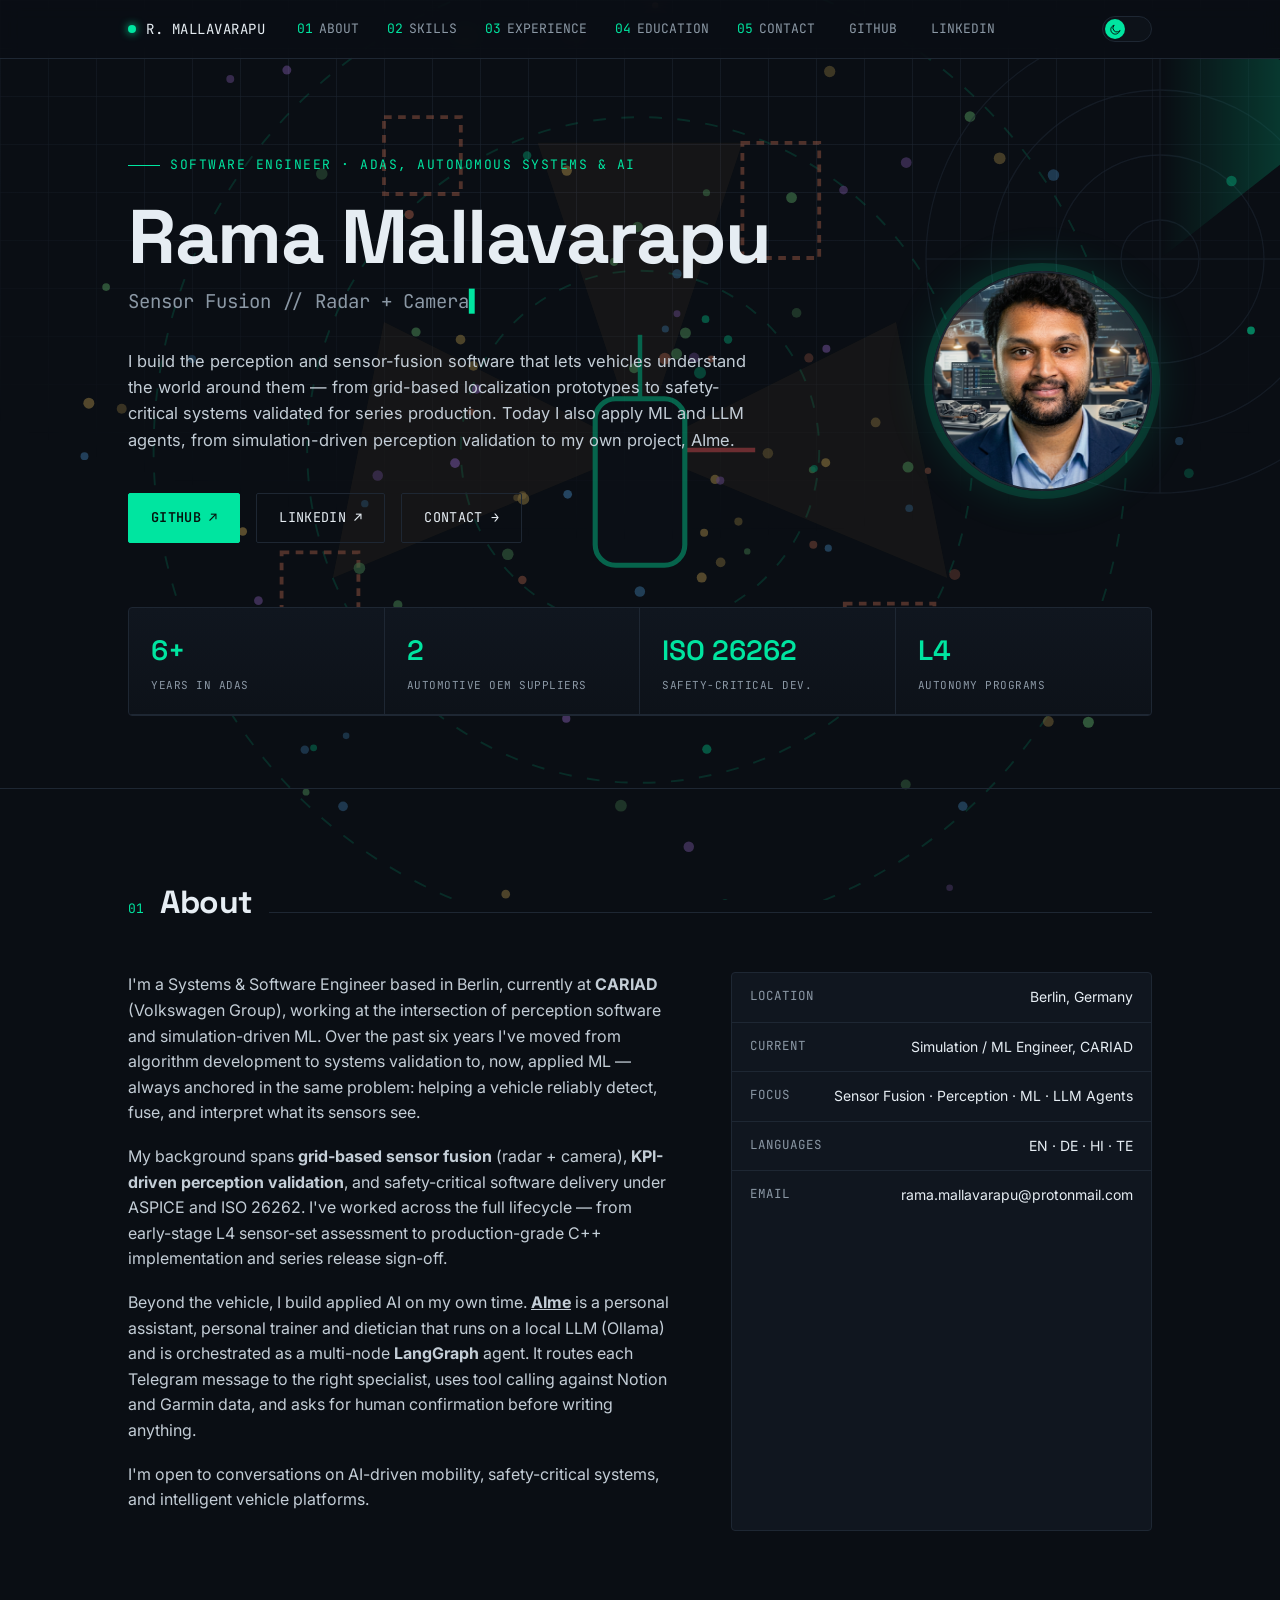
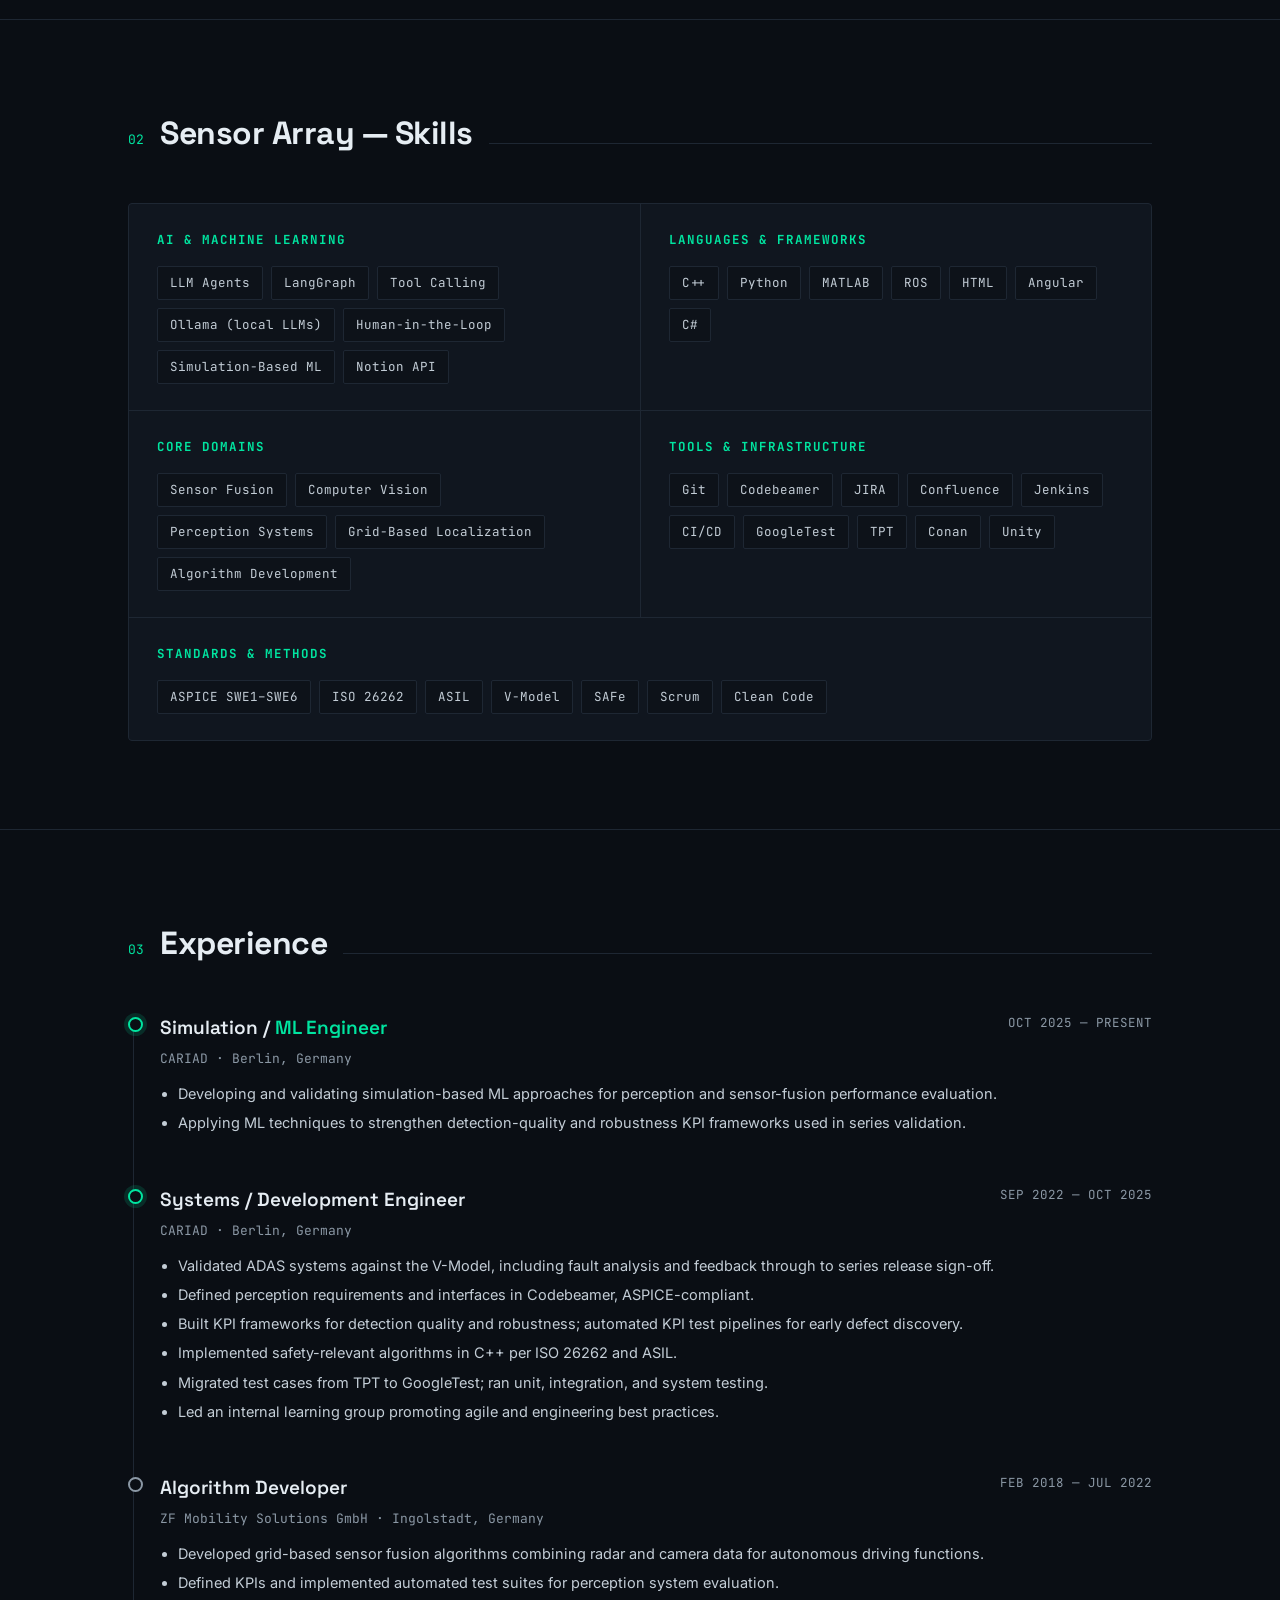
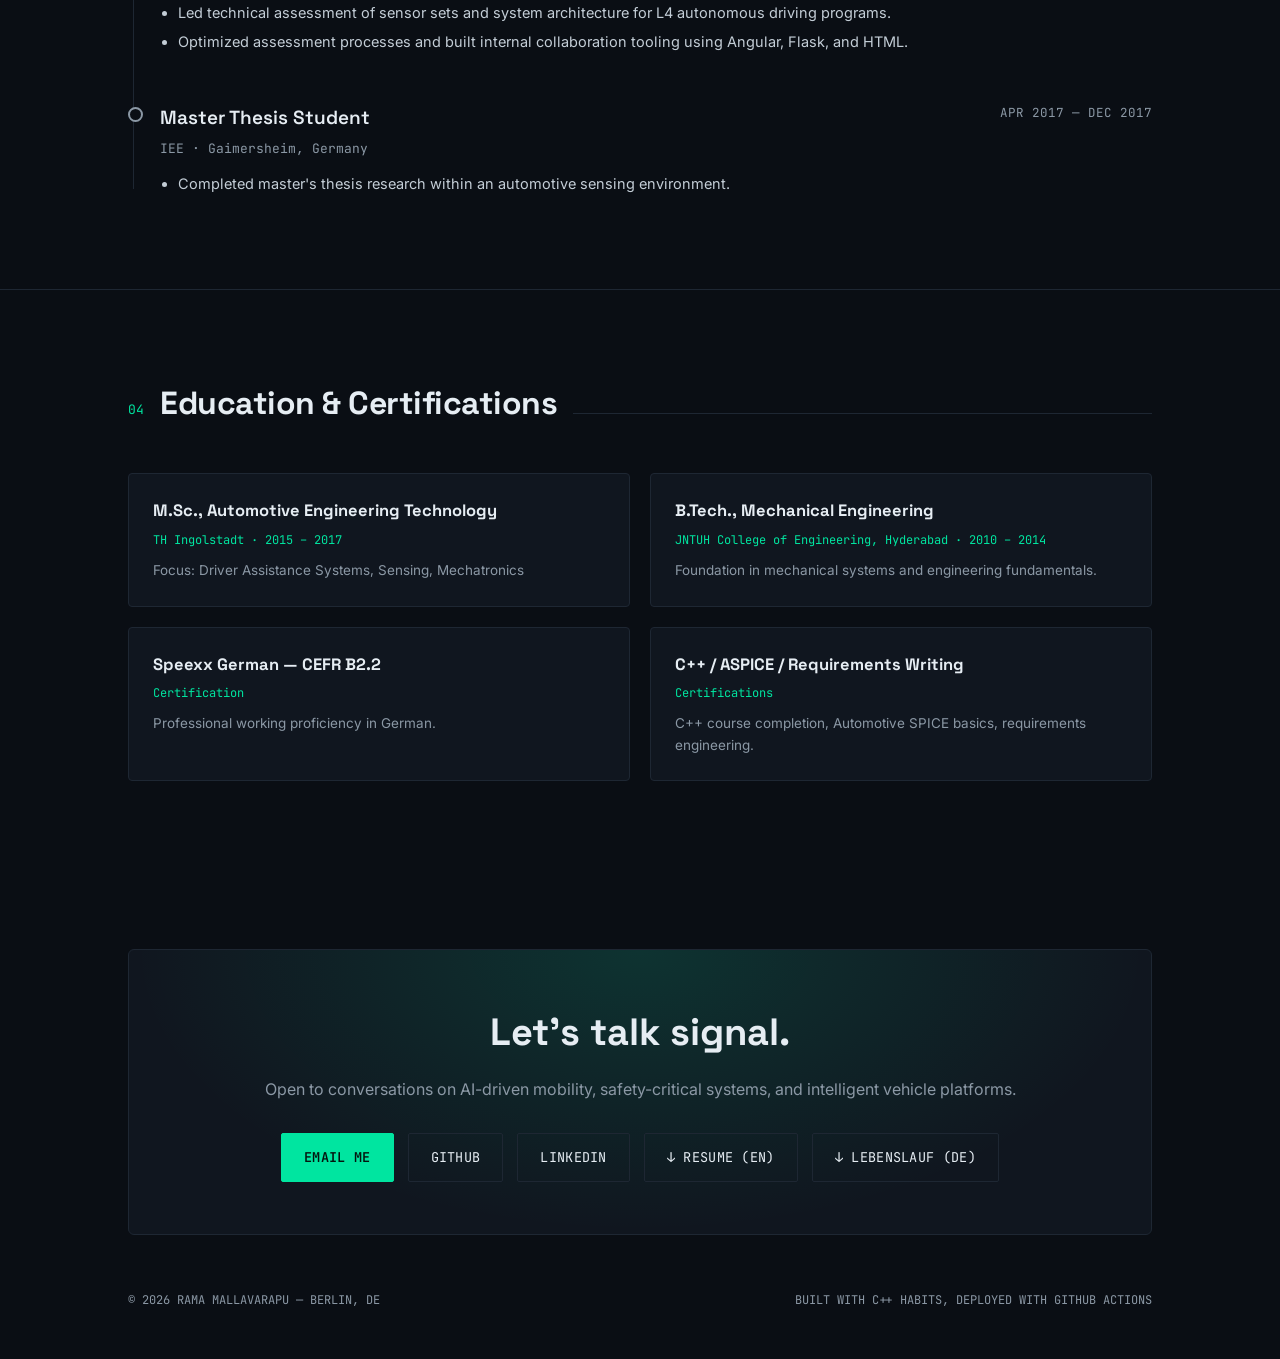
<file: index.html>
<!DOCTYPE html>
<html lang="en">
<head>
<meta charset="UTF-8">
<meta name="viewport" content="width=device-width, initial-scale=1.0">
<title>Rama Mallavarapu — ADAS &amp; Autonomous Systems Engineer</title>
<meta name="description" content="Rama Mallavarapu — Software Engineer specializing in ADAS, sensor fusion, perception and autonomous driving systems. Berlin, Germany.">
<link rel="icon" href="data:,">
<link rel="preconnect" href="https://fonts.googleapis.com">
<link rel="preconnect" href="https://fonts.gstatic.com" crossorigin>
<link href="https://fonts.googleapis.com/css2?family=Space+Grotesk:wght@400;500;600;700&family=JetBrains+Mono:wght@400;500;600&family=Inter:wght@400;500;600&display=swap" rel="stylesheet">
<style>
  :root{
    --bg:#0a0e14;
    --panel:#10161f;
    --panel-2:#0d1219;
    --line:#1e2733;
    --accent:#00e5a0;
    --accent-dim: rgba(0,229,160,0.14);
    --amber:#ffb454;
    --text:#e6edf3;
    --muted:#8b98a5;
    --text-soft:#c3cdd6;
    --nav-bg: rgba(10,14,20,0.75);
    --mono: 'JetBrains Mono', monospace;
    --display: 'Space Grotesk', sans-serif;
    --body: 'Inter', sans-serif;
  }
  :root[data-theme="light"]{
    --bg:#f2f4ec;
    --panel:#ffffff;
    --panel-2:#eaeee1;
    --line:#d9ddcd;
    --accent:#00a876;
    --accent-dim: rgba(0,168,118,0.12);
    --amber:#b5690f;
    --text:#1b2119;
    --muted:#5a6154;
    --text-soft:#39403a;
    --nav-bg: rgba(242,244,236,0.8);
  }
  *{box-sizing:border-box;}
  html{scroll-behavior:smooth;}
  body{
    margin:0;
    background:var(--bg);
    color:var(--text);
    font-family:var(--body);
    line-height:1.6;
    -webkit-font-smoothing:antialiased;
    transition:background .3s, color .3s;
  }
  a{color:inherit;}
  .bg-grid{
    position:fixed; inset:0; z-index:0; pointer-events:none;
    background-image:
      linear-gradient(rgba(30,39,51,0.5) 1px, transparent 1px),
      linear-gradient(90deg, rgba(30,39,51,0.5) 1px, transparent 1px);
    background-size:48px 48px;
    mask-image: radial-gradient(ellipse 80% 60% at 50% 0%, #000 40%, transparent 100%);
  }
  :root[data-theme="light"] .bg-grid{opacity:0;}

  /* Theme background scenes — RViz-style point cloud (dark) / CARLA top-view (light) */
  .scene{position:fixed; inset:0; z-index:0; pointer-events:none; opacity:.4; transition:opacity .3s;}
  .scene svg{width:100%; height:100%;}
  .scene-ros{opacity:.4;}
  :root[data-theme="light"] .scene-ros{opacity:0;}
  .scene-carla{opacity:0;}
  :root[data-theme="light"] .scene-carla{opacity:.55;}

  .ros-ring{fill:none; stroke:var(--accent); stroke-width:.15; stroke-dasharray:1 1.2; opacity:.35;}
  .ros-axis-x{stroke:#ff5d5d; stroke-width:.35;}
  .ros-axis-y{stroke:#00e5a0; stroke-width:.35;}
  .ros-axis-z{fill:#5db8ff;}
  .ros-fov{fill:var(--amber); opacity:.12;}
  .ros-ego{fill:var(--panel-2); stroke:var(--accent); stroke-width:.4;}
  .ros-obj{fill:none; stroke:#ff8c66; stroke-width:.3; stroke-dasharray:.6 .5; opacity:.7;}

  .carla-ground{fill:#dfe4d2;}
  .carla-road{fill:#9aa093;}
  .carla-sidewalk{fill:#c7cdb9;}
  .carla-building{fill:#c2c9b4; stroke:#aab19c; stroke-width:.3;}
  .carla-lane{stroke:#fff; stroke-width:.5; stroke-dasharray:2 1.4; opacity:.85;}
  .carla-crosswalk{fill:#fff; opacity:.75;}

  /* Theme toggle */
  .theme-toggle{background:none; border:none; padding:0; margin:0; cursor:pointer; display:flex; align-items:center;}
  .tt-track{
    width:50px; height:26px; border-radius:13px; background:var(--panel-2);
    border:1px solid var(--line); position:relative; transition:background .2s, border-color .2s;
  }
  .tt-thumb{
    position:absolute; top:2px; left:2px; width:20px; height:20px; border-radius:50%;
    background:var(--accent); display:flex; align-items:center; justify-content:center;
    transition:left .25s cubic-bezier(.4,0,.2,1), background .2s;
  }
  :root[data-theme="light"] .tt-thumb{left:26px;}
  .tt-icon{width:13px; height:13px; position:absolute; stroke:#04140e; fill:none; stroke-width:1.8; stroke-linecap:round; stroke-linejoin:round; transition:opacity .2s, transform .2s;}
  .tt-icon.tt-sun{opacity:0; transform:scale(.5) rotate(-90deg);}
  .tt-icon.tt-moon{opacity:1; transform:scale(1) rotate(0deg);}
  :root[data-theme="light"] .tt-icon.tt-sun{opacity:1; transform:scale(1) rotate(0deg);}
  :root[data-theme="light"] .tt-icon.tt-moon{opacity:0; transform:scale(.5) rotate(90deg);}

  .wrap{max-width:1080px; margin:0 auto; padding:0 28px; position:relative; z-index:1;}

  /* NAV */
  nav{
    position:sticky; top:0; z-index:50;
    backdrop-filter: blur(10px);
    background:var(--nav-bg);
    border-bottom:1px solid var(--line);
    transition:background .3s, border-color .3s;
  }
  nav .wrap{display:flex; align-items:center; justify-content:space-between; padding-top:16px; padding-bottom:16px;}
  .nav-left{display:flex; align-items:center; gap:32px;}
  .brand{font-family:var(--mono); font-size:14px; letter-spacing:0.5px; display:flex; align-items:center; gap:10px;}
  .brand .dot{width:8px;height:8px;border-radius:50%;background:var(--accent); box-shadow:0 0 8px var(--accent); animation:pulse 2s ease-in-out infinite;}
  @keyframes pulse{0%,100%{opacity:1;}50%{opacity:.35;}}
  .navlinks{display:flex; gap:28px; font-family:var(--mono); font-size:13px; color:var(--muted);}
  .navlinks a{text-decoration:none; transition:color .2s;}
  .navlinks a:hover{color:var(--accent);}
  .navlinks a::before{content:attr(data-idx); color:var(--accent); margin-right:6px;}
  @media(max-width:760px){
    .navlinks{display:none;}
    nav .wrap{padding-top:14px; padding-bottom:14px;}
  }

  /* HERO */
  header.hero{position:relative; padding:96px 0 72px; overflow:hidden;}
  .eyebrow{
    font-family:var(--mono); font-size:13px; color:var(--accent); letter-spacing:1.5px;
    display:flex; align-items:center; gap:10px; margin-bottom:22px;
  }
  .eyebrow .line{width:32px; height:1px; background:var(--accent);}
  h1.name{
    font-family:var(--display); font-weight:700; letter-spacing:-1.5px;
    font-size:clamp(40px, 7vw, 76px); margin:0 0 12px; line-height:1.02;
  }
  .role-line{font-family:var(--mono); font-size:clamp(15px,2vw,19px); color:var(--muted); margin:0 0 30px; min-height:1.6em;}
  .role-line .cursor{color:var(--accent); animation:pulse 1s step-start infinite;}
  .lede{max-width:620px; font-size:16.5px; margin:0 0 40px; color:var(--text-soft);}
  .cta-row{display:flex; gap:16px; flex-wrap:wrap; margin-bottom:64px;}
  .btn{
    font-family:var(--mono); font-size:13.5px; letter-spacing:.3px;
    padding:13px 22px; border-radius:2px; text-decoration:none;
    display:inline-flex; align-items:center; gap:10px; border:1px solid var(--line);
    transition:all .2s;
  }
  .btn-primary{background:var(--accent); color:#04140e; border-color:var(--accent); font-weight:600;}
  .btn-primary:hover{background:#1effb8; box-shadow:0 0 24px var(--accent-dim);}
  .btn-ghost{color:var(--text); background:transparent;}
  .btn-ghost:hover{border-color:var(--accent); color:var(--accent);}

  /* HUD readout */
  .hud{
    display:grid; grid-template-columns:repeat(4,1fr); border:1px solid var(--line); border-radius:4px; overflow:hidden;
    background:linear-gradient(180deg, var(--panel), var(--panel-2));
  }
  .hud > div{padding:20px 22px; border-right:1px solid var(--line); border-bottom:1px solid var(--line);}
  .hud > div:last-child{border-right:none;}
  .hud .val{font-family:var(--display); font-size:28px; font-weight:600; color:var(--accent);}
  .hud .lbl{font-family:var(--mono); font-size:11px; color:var(--muted); letter-spacing:.5px; margin-top:4px; text-transform:uppercase;}
  @media(max-width:700px){
    .hud{grid-template-columns:repeat(2,1fr);}
    .hud > div:nth-child(2){border-right:none;}
  }

  /* Hero layout + photo */
  .hero-grid{display:flex; align-items:center; gap:56px; justify-content:space-between;}
  .hero-main{flex:1; min-width:0;}
  .hero-photo{
    flex-shrink:0; width:220px; height:220px; border-radius:50%; overflow:hidden;
    border:2px solid var(--line); box-shadow:0 0 0 8px var(--accent-dim), 0 0 48px rgba(0,229,160,0.18);
    position:relative; z-index:1;
  }
  .hero-photo img{width:100%; height:100%; object-fit:cover; display:block;}
  @media(max-width:820px){
    .hero-grid{flex-direction:column-reverse; text-align:center;}
    .hero-photo{width:176px; height:176px;}
    .eyebrow, .cta-row{justify-content:center;}
    .lede{margin-left:auto; margin-right:auto;}
  }

  /* Radar decoration */
  .radar{
    position:absolute; right:-140px; top:-60px; width:520px; height:520px; z-index:0; opacity:.55;
    pointer-events:none;
  }
  @media (max-width:900px){ .radar{display:none;} }

  /* SECTIONS */
  section{padding:88px 0; border-top:1px solid var(--line); position:relative;}
  .sec-head{display:flex; align-items:baseline; gap:16px; margin-bottom:44px;}
  .sec-num{font-family:var(--mono); color:var(--accent); font-size:13px;}
  h2.sec-title{font-family:var(--display); font-size:clamp(24px,3vw,32px); margin:0; letter-spacing:-.5px;}
  .sec-rule{flex:1; height:1px; background:var(--line);}

  /* About */
  .about-grid{display:grid; grid-template-columns:1.3fr 1fr; gap:56px;}
  @media(max-width:820px){.about-grid{grid-template-columns:1fr;}}
  .about-grid p{color:var(--text-soft); font-size:16px; margin:0 0 18px;}
  .fact-list{border:1px solid var(--line); border-radius:4px; background:var(--panel);}
  .fact-list div{display:flex; justify-content:space-between; padding:13px 18px; border-bottom:1px solid var(--line); font-size:14px;}
  .fact-list div:last-child{border-bottom:none;}
  .fact-list span:first-child{color:var(--muted); font-family:var(--mono); font-size:12.5px;}

  /* Skills / sensor array */
  .array{display:grid; grid-template-columns:repeat(2,1fr); gap:1px; background:var(--line); border:1px solid var(--line); border-radius:4px; overflow:hidden;}
  @media(max-width:700px){.array{grid-template-columns:1fr;}}
  .array-cell{background:var(--panel); padding:26px 28px;}
  .array-cell:last-child:nth-child(odd){grid-column:1 / -1;}
  .array-cell h3{font-family:var(--mono); font-size:12.5px; color:var(--accent); text-transform:uppercase; letter-spacing:1px; margin:0 0 16px;}
  .chips{display:flex; flex-wrap:wrap; gap:8px;}
  .chip{
    font-family:var(--mono); font-size:12.5px; padding:6px 12px; border:1px solid var(--line);
    border-radius:2px; color:var(--text-soft); background:var(--panel-2);
  }

  /* Timeline */
  .timeline{position:relative; padding-left:32px;}
  .timeline::before{content:'';position:absolute; left:5px; top:6px; bottom:6px; width:1px; background:var(--line);}
  .tl-item{position:relative; padding-bottom:44px;}
  .tl-item:last-child{padding-bottom:0;}
  .tl-item::before{
    content:''; position:absolute; left:-32px; top:4px; width:11px; height:11px; border-radius:50%;
    background:var(--bg); border:2px solid var(--accent); box-shadow:0 0 0 4px var(--accent-dim);
  }
  .tl-item.past::before{border-color:var(--muted); box-shadow:none;}
  .tl-head{display:flex; justify-content:space-between; flex-wrap:wrap; gap:8px; margin-bottom:6px;}
  .tl-role{font-family:var(--display); font-size:19px; font-weight:600;}
  .tl-role span{color:var(--accent);}
  .tl-date{font-family:var(--mono); font-size:12.5px; color:var(--muted); white-space:nowrap;}
  .tl-org{font-family:var(--mono); font-size:13px; color:var(--muted); margin-bottom:12px;}
  .tl-item ul{margin:0; padding-left:18px; color:var(--text-soft); font-size:14.5px;}
  .tl-item li{margin-bottom:6px;}

  /* Certs / education */
  .card-grid{display:grid; grid-template-columns:repeat(2,1fr); gap:20px;}
  @media(max-width:700px){.card-grid{grid-template-columns:1fr;}}
  .card{border:1px solid var(--line); border-radius:4px; padding:24px; background:var(--panel);}
  .card h4{font-family:var(--display); font-size:16.5px; margin:0 0 6px;}
  .card .meta{font-family:var(--mono); font-size:12px; color:var(--accent); margin-bottom:10px;}
  .card p{margin:0; color:var(--muted); font-size:13.5px;}

  /* Contact / footer */
  footer{padding:80px 0 48px;}
  .contact-panel{
    border:1px solid var(--line); border-radius:6px; padding:52px; text-align:center;
    background:radial-gradient(ellipse at 50% 0%, var(--accent-dim), transparent 70%), var(--panel);
  }
  .contact-panel h2{font-family:var(--display); font-size:clamp(26px,4vw,38px); margin:0 0 14px;}
  .contact-panel p{color:var(--muted); margin:0 0 30px;}
  .contact-links{display:flex; gap:14px; justify-content:center; flex-wrap:wrap;}
  .footer-bottom{display:flex; justify-content:space-between; margin-top:56px; font-family:var(--mono); font-size:12px; color:var(--muted); flex-wrap:wrap; gap:10px;}

  ::selection{background:var(--accent); color:#04140e;}
  :focus-visible{outline:2px solid var(--accent); outline-offset:2px;}

  @media (prefers-reduced-motion: reduce){
    *{animation:none !important; transition:none !important;}
  }
</style>
</head>
<body>
<div class="bg-grid"></div>

<div class="scene scene-ros" id="bgRos" aria-hidden="true">
  <svg viewBox="0 0 100 100" preserveAspectRatio="xMidYMid slice" xmlns="http://www.w3.org/2000/svg">
    <circle class="ros-ring" cx="50" cy="50" r="14"/>
    <circle class="ros-ring" cx="50" cy="50" r="26"/>
    <circle class="ros-ring" cx="50" cy="50" r="38"/>
    <polygon class="ros-fov" points="50,50 42,26 58,26"/>
    <polygon class="ros-fov" points="50,50 70,40 74,60"/>
    <polygon class="ros-fov" points="50,50 30,40 26,60"/>
    <rect class="ros-obj" x="58" y="26" width="6" height="9"/>
    <rect class="ros-obj" x="22" y="58" width="6" height="9"/>
    <rect class="ros-obj" x="66" y="62" width="7" height="7"/>
    <rect class="ros-obj" x="30" y="24" width="6" height="6"/>
    <g id="rosPoints"></g>
    <line class="ros-axis-x" x1="50" y1="50" x2="59" y2="50"/>
    <line class="ros-axis-y" x1="50" y1="50" x2="50" y2="41"/>
    <circle class="ros-axis-z" cx="50" cy="50" r="1"/>
    <rect class="ros-ego" x="46.5" y="46" width="7" height="13" rx="1.6"/>
  </svg>
</div>

<div class="scene scene-carla" id="bgCarla" aria-hidden="true">
  <svg viewBox="0 0 100 100" preserveAspectRatio="xMidYMid slice" xmlns="http://www.w3.org/2000/svg">
    <rect class="carla-ground" x="0" y="0" width="100" height="100"/>
    <rect class="carla-building" x="8" y="8" width="26" height="26"/>
    <rect class="carla-building" x="66" y="9" width="26" height="27"/>
    <rect class="carla-building" x="9" y="65" width="25" height="27"/>
    <rect class="carla-building" x="64" y="63" width="28" height="28"/>
    <rect class="carla-sidewalk" x="0" y="43" width="100" height="14"/>
    <rect class="carla-sidewalk" x="43" y="0" width="14" height="100"/>
    <rect class="carla-road" x="0" y="45" width="100" height="10"/>
    <rect class="carla-road" x="45" y="0" width="10" height="100"/>
    <line class="carla-lane" x1="0" y1="50" x2="42" y2="50"/>
    <line class="carla-lane" x1="58" y1="50" x2="100" y2="50"/>
    <line class="carla-lane" x1="50" y1="0" x2="50" y2="42"/>
    <line class="carla-lane" x1="50" y1="58" x2="50" y2="100"/>
    <rect class="carla-crosswalk" x="45.5" y="43.5" width="1.4" height="3"/>
    <rect class="carla-crosswalk" x="48" y="43.5" width="1.4" height="3"/>
    <rect class="carla-crosswalk" x="50.5" y="43.5" width="1.4" height="3"/>
    <rect class="carla-crosswalk" x="53" y="43.5" width="1.4" height="3"/>
    <rect class="carla-crosswalk" x="45.5" y="53.5" width="1.4" height="3"/>
    <rect class="carla-crosswalk" x="48" y="53.5" width="1.4" height="3"/>
    <rect class="carla-crosswalk" x="50.5" y="53.5" width="1.4" height="3"/>
    <rect class="carla-crosswalk" x="53" y="53.5" width="1.4" height="3"/>
    <g transform="translate(22,49) rotate(0)"><rect x="-3" y="-1.6" width="6" height="3.2" rx="0.8" fill="#c8536b"/><rect x="-1.1" y="-1.1" width="2.2" height="2.2" fill="#7a2c39" opacity=".7"/></g>
    <g transform="translate(76,51) rotate(180)"><rect x="-3" y="-1.6" width="6" height="3.2" rx="0.8" fill="#3d7ea6"/><rect x="-1.1" y="-1.1" width="2.2" height="2.2" fill="#1f4a5c" opacity=".7"/></g>
    <g transform="translate(50,22) rotate(90)"><rect x="-3" y="-1.6" width="6" height="3.2" rx="0.8" fill="#d9a441"/><rect x="-1.1" y="-1.1" width="2.2" height="2.2" fill="#8a6019" opacity=".7"/></g>
    <g transform="translate(50,78) rotate(-90)"><rect x="-3" y="-1.6" width="6" height="3.2" rx="0.8" fill="#cfd3c4"/><rect x="-1.1" y="-1.1" width="2.2" height="2.2" fill="#8b8f80" opacity=".7"/></g>
  </svg>
</div>

<nav>
  <div class="wrap">
    <div class="nav-left">
      <div class="brand"><span class="dot"></span>R. MALLAVARAPU</div>
      <div class="navlinks">
        <a href="#about" data-idx="01">ABOUT</a>
        <a href="#skills" data-idx="02">SKILLS</a>
        <a href="#experience" data-idx="03">EXPERIENCE</a>
        <a href="#education" data-idx="04">EDUCATION</a>
        <a href="#contact" data-idx="05">CONTACT</a>
        <a href="https://github.com/ram3917" target="_blank" rel="noopener">GITHUB</a>
        <a href="https://www.linkedin.com/in/rama-mallavarapu" target="_blank" rel="noopener">LINKEDIN</a>
      </div>
    </div>
    <button class="theme-toggle" id="themeToggle" type="button" aria-pressed="false" aria-label="Toggle background between ROS Viewer (dark) and CARLA top-view (light)" title="ROS Viewer ⇄ CARLA top-view">
      <span class="tt-track">
        <span class="tt-thumb">
          <svg class="tt-icon tt-sun" viewBox="0 0 24 24"><circle cx="12" cy="12" r="4.5"/><path d="M12 2v2.5M12 19.5V22M4.2 4.2l1.8 1.8M18 18l1.8 1.8M2 12h2.5M19.5 12H22M4.2 19.8l1.8-1.8M18 6l1.8-1.8"/></svg>
          <svg class="tt-icon tt-moon" viewBox="0 0 24 24"><path d="M20 14.5A8.5 8.5 0 1 1 9.5 4a7 7 0 0 0 10.5 10.5Z"/></svg>
        </span>
      </span>
    </button>
  </div>
</nav>

<header class="hero">
  <svg class="radar" viewBox="0 0 400 400" xmlns="http://www.w3.org/2000/svg" aria-hidden="true">
    <circle cx="200" cy="200" r="180" fill="none" stroke="#1e2733" stroke-width="1"/>
    <circle cx="200" cy="200" r="130" fill="none" stroke="#1e2733" stroke-width="1"/>
    <circle cx="200" cy="200" r="80" fill="none" stroke="#1e2733" stroke-width="1"/>
    <circle cx="200" cy="200" r="30" fill="none" stroke="#1e2733" stroke-width="1"/>
    <line x1="20" y1="200" x2="380" y2="200" stroke="#1e2733" stroke-width="1"/>
    <line x1="200" y1="20" x2="200" y2="380" stroke="#1e2733" stroke-width="1"/>
    <g style="transform-origin:200px 200px; animation:spin 6s linear infinite;">
      <defs>
        <linearGradient id="sweep" x1="0" y1="0" x2="1" y2="0">
          <stop offset="0%" stop-color="#00e5a0" stop-opacity="0"/>
          <stop offset="100%" stop-color="#00e5a0" stop-opacity="0.55"/>
        </linearGradient>
      </defs>
      <path d="M200,200 L200,20 A180,180 0 0,1 340,90 Z" fill="url(#sweep)"/>
    </g>
    <circle cx="255" cy="140" r="4" fill="#00e5a0"><animate attributeName="opacity" values="1;0.2;1" dur="2.4s" repeatCount="indefinite"/></circle>
    <circle cx="150" cy="260" r="3" fill="#ffb454"><animate attributeName="opacity" values="0.3;1;0.3" dur="3.1s" repeatCount="indefinite"/></circle>
    <circle cx="270" cy="255" r="3" fill="#00e5a0"><animate attributeName="opacity" values="1;0.3;1" dur="1.8s" repeatCount="indefinite"/></circle>
  </svg>
  <style>@keyframes spin{from{transform:rotate(0deg);}to{transform:rotate(360deg);}}</style>

  <div class="wrap">
    <div class="hero-grid">
      <div class="hero-main">
        <div class="eyebrow"><span class="line"></span>SOFTWARE ENGINEER · ADAS, AUTONOMOUS SYSTEMS &amp; AI</div>
        <h1 class="name">Rama Mallavarapu</h1>
        <p class="role-line" id="roleLine">&nbsp;<span class="cursor">▌</span></p>
        <p class="lede">I build the perception and sensor-fusion software that lets vehicles understand the world around them — from grid-based localization prototypes to safety-critical systems validated for series production. Today I also apply ML and LLM agents, from simulation-driven perception validation to my own project, AIme.</p>

        <div class="cta-row">
          <a class="btn btn-primary" href="https://github.com/ram3917" target="_blank" rel="noopener">GITHUB ↗</a>
          <a class="btn btn-ghost" href="https://www.linkedin.com/in/rama-mallavarapu" target="_blank" rel="noopener">LINKEDIN ↗</a>
          <a class="btn btn-ghost" href="#contact">CONTACT →</a>
        </div>
      </div>
      <div class="hero-photo"><img src="profile.jpg" alt="Portrait of Rama Mallavarapu"></div>
    </div>

    <div class="hud">
      <div><div class="val">6+</div><div class="lbl">Years in ADAS</div></div>
      <div><div class="val">2</div><div class="lbl">Automotive OEM Suppliers</div></div>
      <div><div class="val">ISO 26262</div><div class="lbl">Safety-Critical Dev.</div></div>
      <div><div class="val">L4</div><div class="lbl">Autonomy Programs</div></div>
    </div>
  </div>
</header>

<section id="about">
  <div class="wrap">
    <div class="sec-head"><span class="sec-num">01</span><h2 class="sec-title">About</h2><span class="sec-rule"></span></div>
    <div class="about-grid">
      <div>
        <p>I'm a Systems &amp; Software Engineer based in Berlin, currently at <strong>CARIAD</strong> (Volkswagen Group), working at the intersection of perception software and simulation-driven ML. Over the past six years I've moved from algorithm development to systems validation to, now, applied ML — always anchored in the same problem: helping a vehicle reliably detect, fuse, and interpret what its sensors see.</p>
        <p>My background spans <strong>grid-based sensor fusion</strong> (radar + camera), <strong>KPI-driven perception validation</strong>, and safety-critical software delivery under ASPICE and ISO 26262. I've worked across the full lifecycle — from early-stage L4 sensor-set assessment to production-grade C++ implementation and series release sign-off.</p>
        <p>Beyond the vehicle, I build applied AI on my own time. <strong><a href="https://github.com/ram3917/Rama_AIMe" target="_blank" rel="noopener">AIme</a></strong> is a personal assistant, personal trainer and dietician that runs on a local LLM (Ollama) and is orchestrated as a multi-node <strong>LangGraph</strong> agent. It routes each Telegram message to the right specialist, uses tool calling against Notion and Garmin data, and asks for human confirmation before writing anything.</p>
        <p>I'm open to conversations on AI-driven mobility, safety-critical systems, and intelligent vehicle platforms.</p>
      </div>
      <div class="fact-list">
        <div><span>LOCATION</span><span>Berlin, Germany</span></div>
        <div><span>CURRENT</span><span>Simulation / ML Engineer, CARIAD</span></div>
        <div><span>FOCUS</span><span>Sensor Fusion · Perception · ML · LLM Agents</span></div>
        <div><span>LANGUAGES</span><span>EN · DE · HI · TE</span></div>
        <div><span>EMAIL</span><span>rama.mallavarapu@protonmail.com</span></div>
      </div>
    </div>
  </div>
</section>

<section id="skills">
  <div class="wrap">
    <div class="sec-head"><span class="sec-num">02</span><h2 class="sec-title">Sensor Array — Skills</h2><span class="sec-rule"></span></div>
    <div class="array">
      <div class="array-cell">
        <h3>AI &amp; Machine Learning</h3>
        <div class="chips">
          <span class="chip">LLM Agents</span><span class="chip">LangGraph</span><span class="chip">Tool Calling</span>
          <span class="chip">Ollama (local LLMs)</span><span class="chip">Human-in-the-Loop</span>
          <span class="chip">Simulation-Based ML</span><span class="chip">Notion API</span>
        </div>
      </div>
      <div class="array-cell">
        <h3>Languages &amp; Frameworks</h3>
        <div class="chips">
          <span class="chip">C++</span><span class="chip">Python</span><span class="chip">MATLAB</span>
          <span class="chip">ROS</span><span class="chip">HTML</span><span class="chip">Angular</span><span class="chip">C#</span>
        </div>
      </div>
      <div class="array-cell">
        <h3>Core Domains</h3>
        <div class="chips">
          <span class="chip">Sensor Fusion</span><span class="chip">Computer Vision</span>
          <span class="chip">Perception Systems</span><span class="chip">Grid-Based Localization</span>
          <span class="chip">Algorithm Development</span>
        </div>
      </div>
      <div class="array-cell">
        <h3>Tools &amp; Infrastructure</h3>
        <div class="chips">
          <span class="chip">Git</span><span class="chip">Codebeamer</span><span class="chip">JIRA</span>
          <span class="chip">Confluence</span><span class="chip">Jenkins</span><span class="chip">CI/CD</span>
          <span class="chip">GoogleTest</span><span class="chip">TPT</span><span class="chip">Conan</span><span class="chip">Unity</span>
        </div>
      </div>
      <div class="array-cell">
        <h3>Standards &amp; Methods</h3>
        <div class="chips">
          <span class="chip">ASPICE SWE1–SWE6</span><span class="chip">ISO 26262</span><span class="chip">ASIL</span>
          <span class="chip">V-Model</span><span class="chip">SAFe</span><span class="chip">Scrum</span>
          <span class="chip">Clean Code</span>
        </div>
      </div>
    </div>
  </div>
</section>

<section id="experience">
  <div class="wrap">
    <div class="sec-head"><span class="sec-num">03</span><h2 class="sec-title">Experience</h2><span class="sec-rule"></span></div>
    <div class="timeline">

      <div class="tl-item">
        <div class="tl-head">
          <div class="tl-role">Simulation / <span>ML Engineer</span></div>
          <div class="tl-date">OCT 2025 — PRESENT</div>
        </div>
        <div class="tl-org">CARIAD · Berlin, Germany</div>
        <ul>
          <li>Developing and validating simulation-based ML approaches for perception and sensor-fusion performance evaluation.</li>
          <li>Applying ML techniques to strengthen detection-quality and robustness KPI frameworks used in series validation.</li>
        </ul>
      </div>

      <div class="tl-item">
        <div class="tl-head">
          <div class="tl-role">Systems / Development Engineer</div>
          <div class="tl-date">SEP 2022 — OCT 2025</div>
        </div>
        <div class="tl-org">CARIAD · Berlin, Germany</div>
        <ul>
          <li>Validated ADAS systems against the V-Model, including fault analysis and feedback through to series release sign-off.</li>
          <li>Defined perception requirements and interfaces in Codebeamer, ASPICE-compliant.</li>
          <li>Built KPI frameworks for detection quality and robustness; automated KPI test pipelines for early defect discovery.</li>
          <li>Implemented safety-relevant algorithms in C++ per ISO 26262 and ASIL.</li>
          <li>Migrated test cases from TPT to GoogleTest; ran unit, integration, and system testing.</li>
          <li>Led an internal learning group promoting agile and engineering best practices.</li>
        </ul>
      </div>

      <div class="tl-item past">
        <div class="tl-head">
          <div class="tl-role">Algorithm Developer</div>
          <div class="tl-date">FEB 2018 — JUL 2022</div>
        </div>
        <div class="tl-org">ZF Mobility Solutions GmbH · Ingolstadt, Germany</div>
        <ul>
          <li>Developed grid-based sensor fusion algorithms combining radar and camera data for autonomous driving functions.</li>
          <li>Defined KPIs and implemented automated test suites for perception system evaluation.</li>
          <li>Led technical assessment of sensor sets and system architecture for L4 autonomous driving programs.</li>
          <li>Optimized assessment processes and built internal collaboration tooling using Angular, Flask, and HTML.</li>
        </ul>
      </div>

      <div class="tl-item past">
        <div class="tl-head">
          <div class="tl-role">Master Thesis Student</div>
          <div class="tl-date">APR 2017 — DEC 2017</div>
        </div>
        <div class="tl-org">IEE · Gaimersheim, Germany</div>
        <ul>
          <li>Completed master's thesis research within an automotive sensing environment.</li>
        </ul>
      </div>

    </div>
  </div>
</section>

<section id="education">
  <div class="wrap">
    <div class="sec-head"><span class="sec-num">04</span><h2 class="sec-title">Education &amp; Certifications</h2><span class="sec-rule"></span></div>
    <div class="card-grid">
      <div class="card">
        <h4>M.Sc., Automotive Engineering Technology</h4>
        <div class="meta">TH Ingolstadt · 2015 – 2017</div>
        <p>Focus: Driver Assistance Systems, Sensing, Mechatronics</p>
      </div>
      <div class="card">
        <h4>B.Tech., Mechanical Engineering</h4>
        <div class="meta">JNTUH College of Engineering, Hyderabad · 2010 – 2014</div>
        <p>Foundation in mechanical systems and engineering fundamentals.</p>
      </div>
      <div class="card">
        <h4>Speexx German — CEFR B2.2</h4>
        <div class="meta">Certification</div>
        <p>Professional working proficiency in German.</p>
      </div>
      <div class="card">
        <h4>C++ / ASPICE / Requirements Writing</h4>
        <div class="meta">Certifications</div>
        <p>C++ course completion, Automotive SPICE basics, requirements engineering.</p>
      </div>
    </div>
  </div>
</section>

<footer id="contact">
  <div class="wrap">
    <div class="contact-panel">
      <h2>Let's talk signal.</h2>
      <p>Open to conversations on AI-driven mobility, safety-critical systems, and intelligent vehicle platforms.</p>
      <div class="contact-links">
        <a class="btn btn-primary" href="mailto:rama.mallavarapu@protonmail.com">EMAIL ME</a>
        <a class="btn btn-ghost" href="https://github.com/ram3917" target="_blank" rel="noopener">GITHUB</a>
        <a class="btn btn-ghost" href="https://www.linkedin.com/in/rama-mallavarapu" target="_blank" rel="noopener">LINKEDIN</a>
        <a class="btn btn-ghost" href="Rama_Mallavarapu_Resume_EN.pdf" download>↓ RESUME (EN)</a>
        <a class="btn btn-ghost" href="Rama_Mallavarapu_Lebenslauf_DE.pdf" download>↓ LEBENSLAUF (DE)</a>
      </div>
    </div>
    <div class="footer-bottom">
      <span>© <span id="year"></span> RAMA MALLAVARAPU — BERLIN, DE</span>
      <span>BUILT WITH C++ HABITS, DEPLOYED WITH GITHUB ACTIONS</span>
    </div>
  </div>
</footer>

<script>
  document.getElementById('year').textContent = new Date().getFullYear();

  // Typewriter role line
  const roles = [
    "Sensor Fusion  //  Radar + Camera",
    "Perception Systems  //  ISO 26262",
    "Grid-Based Localization",
    "Applied AI  //  LLM Agents  //  LangGraph",
    "C++  ·  Python  ·  ROS  ·  MATLAB",
    "ADAS Validation  //  ASPICE"
  ];
  const el = document.getElementById('roleLine');
  const cursor = '<span class="cursor">▌</span>';
  let ri = 0, ci = 0, deleting = false;
  const reduceMotion = window.matchMedia('(prefers-reduced-motion: reduce)').matches;

  function tick(){
    if(reduceMotion){ el.innerHTML = roles[0] + cursor; return; }
    const full = roles[ri];
    if(!deleting){
      ci++;
      el.innerHTML = full.slice(0, ci) + cursor;
      if(ci === full.length){ deleting = true; setTimeout(tick, 1400); return; }
    } else {
      ci--;
      el.innerHTML = full.slice(0, ci) + cursor;
      if(ci === 0){ deleting = false; ri = (ri + 1) % roles.length; }
    }
    setTimeout(tick, deleting ? 28 : 48);
  }
  tick();

  // Light / dark theme toggle — ROS Viewer (dark) vs. CARLA top-view (light)
  (function(){
    const root = document.documentElement;
    const toggle = document.getElementById('themeToggle');
    function apply(theme){
      if(theme === 'light'){ root.setAttribute('data-theme', 'light'); }
      else { root.removeAttribute('data-theme'); }
      if(toggle) toggle.setAttribute('aria-pressed', theme === 'light' ? 'true' : 'false');
    }
    let saved = null;
    try{ saved = localStorage.getItem('theme'); }catch(e){}
    apply(saved === 'light' ? 'light' : 'dark');
    if(toggle){
      toggle.addEventListener('click', function(){
        const next = root.getAttribute('data-theme') === 'light' ? 'dark' : 'light';
        apply(next);
        try{ localStorage.setItem('theme', next); }catch(e){}
      });
    }
  })();

  // Scatter a lidar-style point cloud around the ego vehicle in the ROS Viewer background
  (function(){
    const g = document.getElementById('rosPoints');
    if(!g) return;
    const palette = ['#00e5a0','#7ee787','#ffd166','#ff8c66','#5db8ff','#c084fc'];
    const svgns = 'http://www.w3.org/2000/svg';
    for(let i = 0; i < 120; i++){
      const angle = Math.random() * Math.PI * 2;
      const radius = 6 + Math.random() * 38;
      const x = 50 + Math.cos(angle) * radius;
      const y = 50 + Math.sin(angle) * radius;
      const c = document.createElementNS(svgns, 'circle');
      c.setAttribute('cx', x.toFixed(2));
      c.setAttribute('cy', y.toFixed(2));
      c.setAttribute('r', (0.25 + Math.random() * 0.22).toFixed(2));
      c.setAttribute('fill', palette[Math.floor(Math.random() * palette.length)]);
      c.setAttribute('opacity', (0.45 + Math.random() * 0.4).toFixed(2));
      g.appendChild(c);
    }
  })();
</script>
</body>
</html>
</file>
